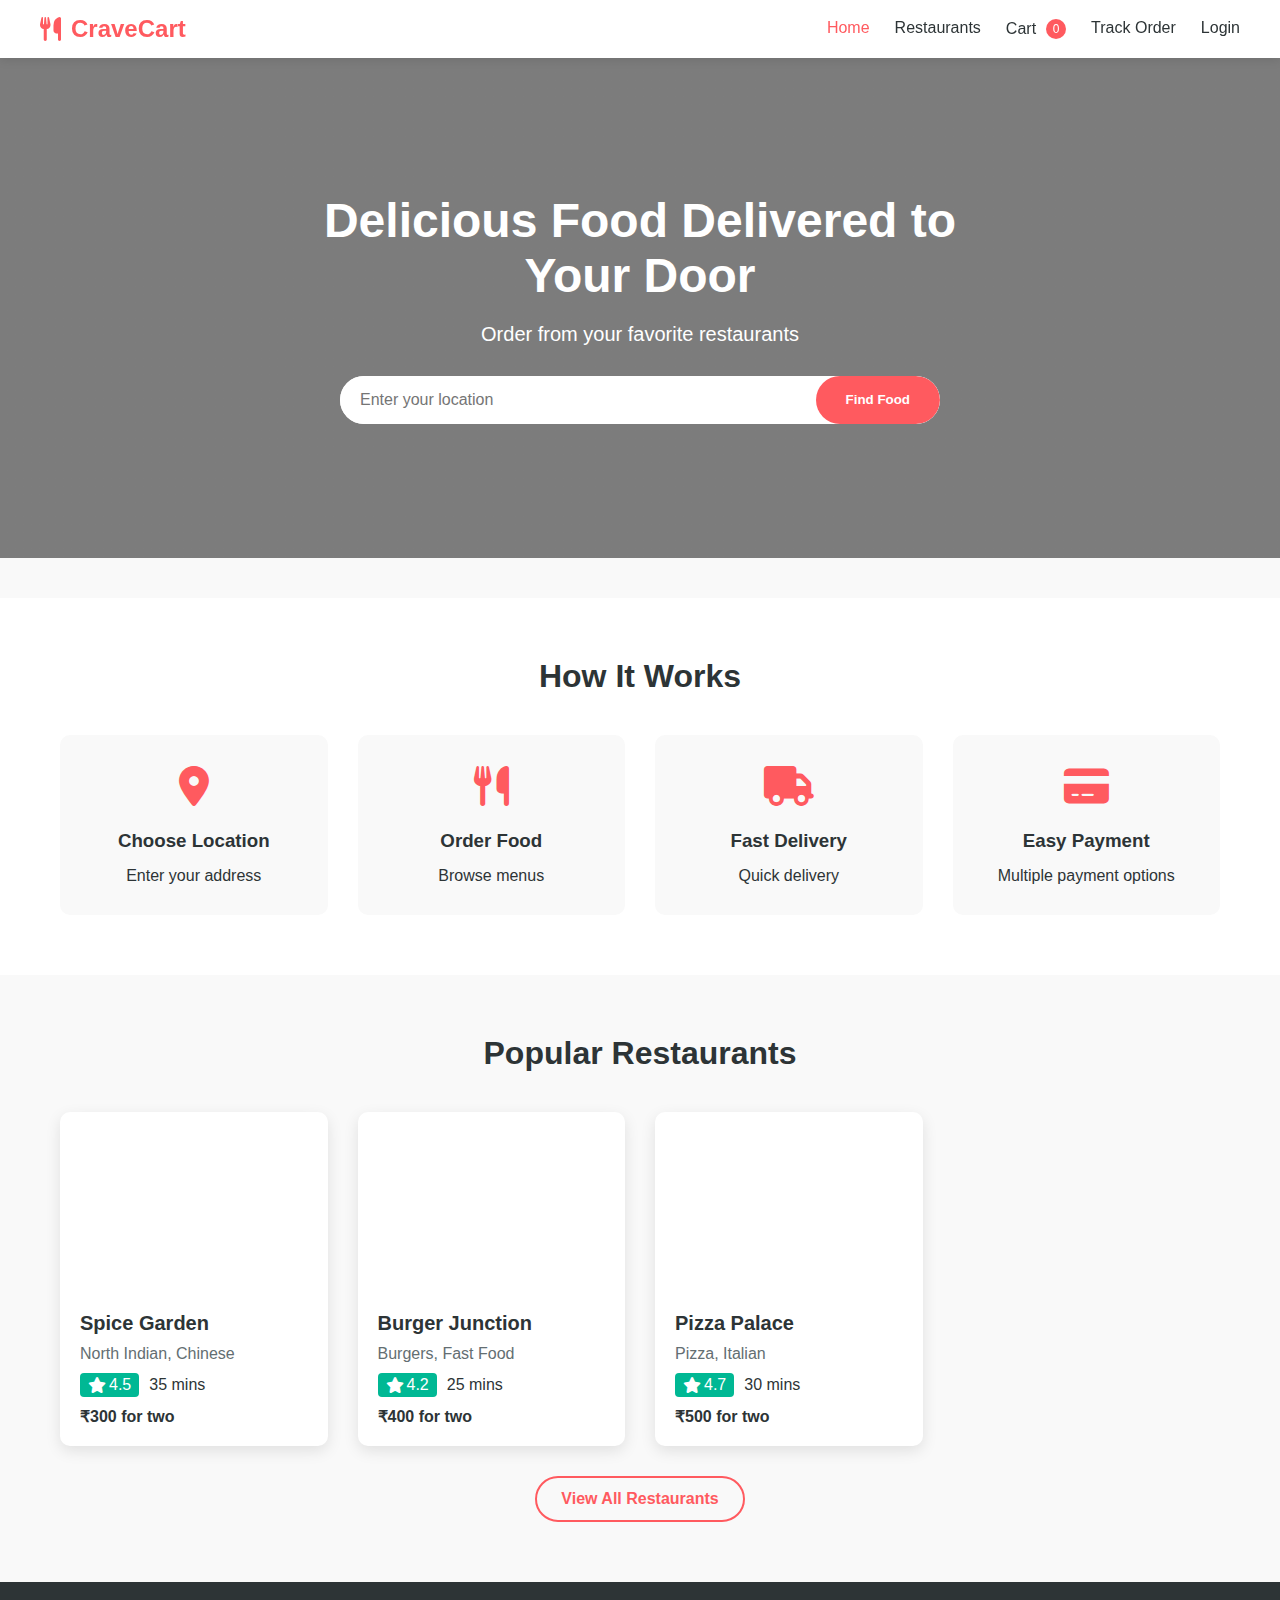
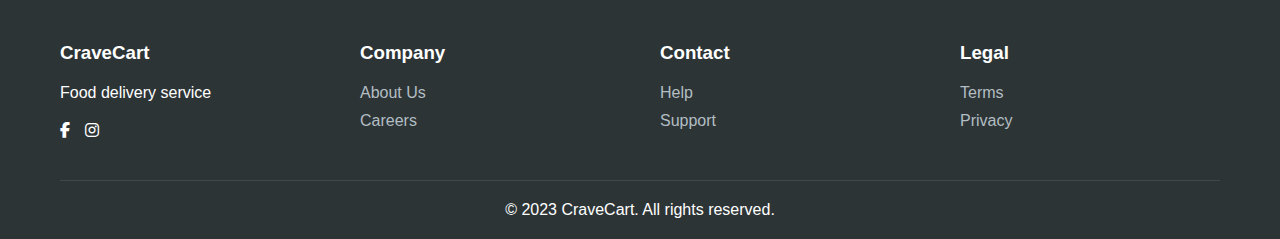
<file: index.html>
<!DOCTYPE html>
<html lang="en">
<head>
    <meta charset="UTF-8">
    <meta name="viewport" content="width=device-width, initial-scale=1.0">
    <title>CraveCart - Food Delivery</title>
    <link rel="stylesheet" href="https://cdnjs.cloudflare.com/ajax/libs/font-awesome/6.4.0/css/all.min.css">
    <link rel="stylesheet" href="style.css">
</head>
<body>
    <header>
        <div class="container header-container">
            <div class="logo">
                <i class="fas fa-utensils"></i>
                <span>CraveCart</span>
            </div>
            <nav>
                <ul>
                    <li><a href="index.html" class="active">Home</a></li>
                    <li><a href="restaurants.html">Restaurants</a></li>
                    <li><a href="cart.html">Cart <span class="cart-count">0</span></a></li>
                    <li><a href="track-order.html">Track Order</a></li>
                    <li><a href="login.html">Login</a></li>
                </ul>
            </nav>
        </div>
    </header>

    <section class="hero" style="background: linear-gradient(rgba(0,0,0,0.5), rgba(0,0,0,0.5)), url('https://images.unsplash.com/photo-1504674900247-0877df9cc836?ixlib=rb-4.0.3&auto=format&fit=crop&w=1470&q=80'); background-size: cover; background-position: center;">
        <div class="container hero-content">
            <h1>Delicious Food Delivered to Your Door</h1>
            <p>Order from your favorite restaurants</p>
            <div class="location-search">
                <input type="text" placeholder="Enter your location">
                <button class="btn btn-primary">Find Food</button>
            </div>
        </div>
    </section>

    <section class="features">
        <div class="container">
            <h2 class="section-title">How It Works</h2>
            <div class="features-grid">
                <div class="feature-card">
                    <div class="feature-icon">
                        <i class="fas fa-map-marker-alt"></i>
                    </div>
                    <h3>Choose Location</h3>
                    <p>Enter your address</p>
                </div>
                <div class="feature-card">
                    <div class="feature-icon">
                        <i class="fas fa-utensils"></i>
                    </div>
                    <h3>Order Food</h3>
                    <p>Browse menus</p>
                </div>
                <div class="feature-card">
                    <div class="feature-icon">
                        <i class="fas fa-truck"></i>
                    </div>
                    <h3>Fast Delivery</h3>
                    <p>Quick delivery</p>
                </div>
                <div class="feature-card">
                    <div class="feature-icon">
                        <i class="fas fa-credit-card"></i>
                    </div>
                    <h3>Easy Payment</h3>
                    <p>Multiple payment options</p>
                </div>
            </div>
        </div>
    </section>

    <section class="restaurants">
        <div class="container">
            <h2 class="section-title">Popular Restaurants</h2>
            <div class="restaurants-grid">
                <div class="restaurant-card">
                    <div class="restaurant-img" style="background-image: url('https://content.jdmagicbox.com/v2/comp/bankura/x5/9999p3242.3242.230912193422.z1x5/catalogue/spice-garden-restaurant-and-dhaba-bankura-dhaba-restaurants-2UIYnDHzTc.jpg')"></div>
                    <div class="restaurant-info">
                        <h3 class="restaurant-name">Spice Garden</h3>
                        <p class="restaurant-cuisine">North Indian, Chinese</p>
                        <div class="restaurant-rating">
                            <div class="rating">
                                <i class="fas fa-star"></i> 4.5
                            </div>
                            <span>35 mins</span>
                        </div>
                        <p class="price">₹300 for two</p>
                    </div>
                </div>
                <div class="restaurant-card">
                    <div class="restaurant-img" style="background-image: url('https://content.jdmagicbox.com/v2/comp/bangalore/d9/080pxx80.xx80.211112214513.u8d9/catalogue/new-burger-junction-mathikere-bangalore-burger-delivery-restaurants-z3rnklf1d8.jpg')"></div>
                    <div class="restaurant-info">
                        <h3 class="restaurant-name">Burger Junction</h3>
                        <p class="restaurant-cuisine">Burgers, Fast Food</p>
                        <div class="restaurant-rating">
                            <div class="rating">
                                <i class="fas fa-star"></i> 4.2
                            </div>
                            <span>25 mins</span>
                        </div>
                        <p class="price">₹400 for two</p>
                    </div>
                </div>
                <div class="restaurant-card">
                    <div class="restaurant-img" style="background-image: url('https://b.zmtcdn.com/data/pictures/1/19214511/4d474a90244ae3f93ed389ba2225a4f9.jpg?fit=around|960:500&crop=960:500;*,*')"></div>
                    <div class="restaurant-info">
                        <h3 class="restaurant-name">Pizza Palace</h3>
                        <p class="restaurant-cuisine">Pizza, Italian</p>
                        <div class="restaurant-rating">
                            <div class="rating">
                                <i class="fas fa-star"></i> 4.7
                            </div>
                            <span>30 mins</span>
                        </div>
                        <p class="price">₹500 for two</p>
                    </div>
                </div>
            </div>
            <div class="text-center">
                <a href="restaurants.html" class="btn btn-outline">View All Restaurants</a>
            </div>
        </div>
    </section>

    <footer>
        <div class="container">
            <div class="footer-grid">
                <div class="footer-column">
                    <h3>CraveCart</h3>
                    <p>Food delivery service</p>
                    <div class="social-icons">
                        <a href="#"><i class="fab fa-facebook-f"></i></a>
                        <a href="#"><i class="fab fa-instagram"></i></a>
                    </div>
                </div>
                <div class="footer-column">
                    <h3>Company</h3>
                    <ul>
                        <li><a href="#">About Us</a></li>
                        <li><a href="#">Careers</a></li>
                    </ul>
                </div>
                <div class="footer-column">
                    <h3>Contact</h3>
                    <ul>
                        <li><a href="#">Help</a></li>
                        <li><a href="#">Support</a></li>
                    </ul>
                </div>
                <div class="footer-column">
                    <h3>Legal</h3>
                    <ul>
                        <li><a href="#">Terms</a></li>
                        <li><a href="#">Privacy</a></li>
                    </ul>
                </div>
            </div>
            <div class="copyright">
                <p>&copy; 2023 CraveCart. All rights reserved.</p>
            </div>
        </div>
    </footer>
</body>
</html>
</file>
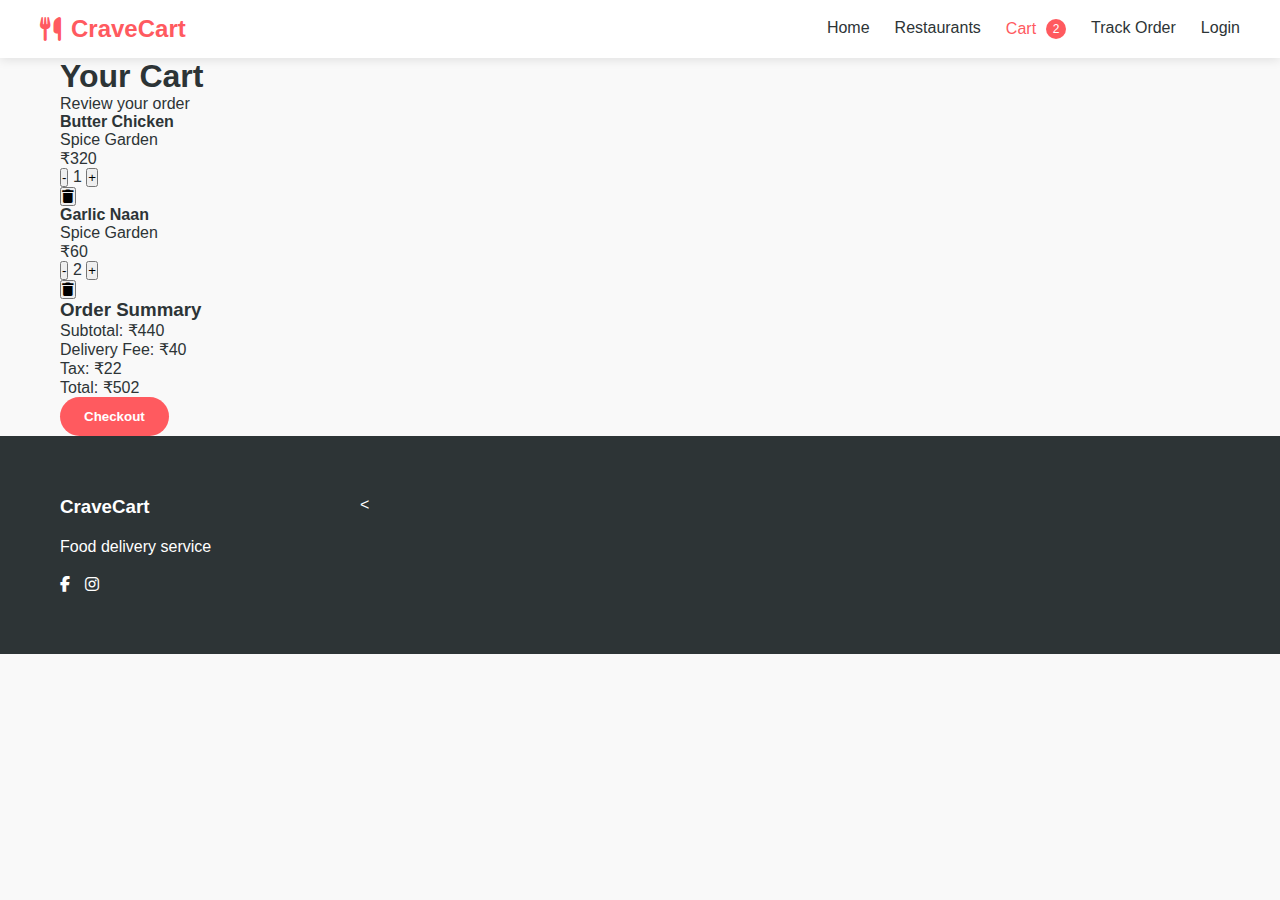
<file: cart.html>
<!DOCTYPE html>
<html lang="en">
<head>
    <meta charset="UTF-8">
    <meta name="viewport" content="width=device-width, initial-scale=1.0">
    <title>Cart - CraveCart</title>
    <link rel="stylesheet" href="https://cdnjs.cloudflare.com/ajax/libs/font-awesome/6.4.0/css/all.min.css">
    <link rel="stylesheet" href="style.css">
</head>
<body>
    <header>
        <div class="container header-container">
            <div class="logo">
                <i class="fas fa-utensils"></i>
                <span>CraveCart</span>
            </div>
            <nav>
                <ul>
                    <li><a href="index.html">Home</a></li>
                    <li><a href="restaurants.html">Restaurants</a></li>
                    <li><a href="cart.html" class="active">Cart <span class="cart-count">2</span></a></li>
                    <li><a href="track-order.html">Track Order</a></li>
                    <li><a href="login.html">Login</a></li>
                </ul>
            </nav>
        </div>
    </header>

    <section class="page-header">
        <div class="container">
            <h1>Your Cart</h1>
            <p>Review your order</p>
        </div>
    </section>

    <section class="cart">
        <div class="container">
            <div class="cart-container">
                <div class="cart-items">
                    <div class="cart-item">
                        <div class="cart-item-img" style="background-image: url('https://images.unsplash.com/photo-1603894584373-5ac82b2ae398?ixlib=rb-4.0.3&auto=format&fit=crop&w=1170&q=80')"></div>
                        <div class="cart-item-details">
                            <h4 class="cart-item-name">Butter Chicken</h4>
                            <p class="cart-item-restaurant">Spice Garden</p>
                            <p class="cart-item-price">₹320</p>
                            <div class="cart-item-quantity">
                                <button class="quantity-btn">-</button>
                                <span>1</span>
                                <button class="quantity-btn">+</button>
                            </div>
                        </div>
                        <button class="cart-item-remove">
                            <i class="fas fa-trash"></i>
                        </button>
                    </div>
                    <div class="cart-item">
                        <div class="cart-item-img" style="background-image: url('https://images.unsplash.com/photo-1565299507177-b0ac66763828?ixlib=rb-4.0.3&auto=format&fit=crop&w=722&q=80')"></div>
                        <div class="cart-item-details">
                            <h4 class="cart-item-name">Garlic Naan</h4>
                            <p class="cart-item-restaurant">Spice Garden</p>
                            <p class="cart-item-price">₹60</p>
                            <div class="cart-item-quantity">
                                <button class="quantity-btn">-</button>
                                <span>2</span>
                                <button class="quantity-btn">+</button>
                            </div>
                        </div>
                        <button class="cart-item-remove">
                            <i class="fas fa-trash"></i>
                        </button>
                    </div>
                </div>
                <div class="cart-summary">
                    <h3>Order Summary</h3>
                    <div class="summary-item">
                        <span>Subtotal:</span>
                        <span>₹440</span>
                    </div>
                    <div class="summary-item">
                        <span>Delivery Fee:</span>
                        <span>₹40</span>
                    </div>
                    <div class="summary-item">
                        <span>Tax:</span>
                        <span>₹22</span>
                    </div>
                    <div class="summary-item total">
                        <span>Total:</span>
                        <span>₹502</span>
                    </div>
                    <button class="btn btn-primary btn-block">Checkout</button>
                </div>
            </div>
        </div>
    </section>

    <footer>
        <div class="container">
            <div class="footer-grid">
                <div class="footer-column">
                    <h3>CraveCart</h3>
                    <p>Food delivery service</p>
                    <div class="social-icons">
                        <a href="#"><i class="fab fa-facebook-f"></i></a>
                        <a href="#"><i class="fab fa-instagram"></i></a>
                    </div>
                </div>
                <
</file>
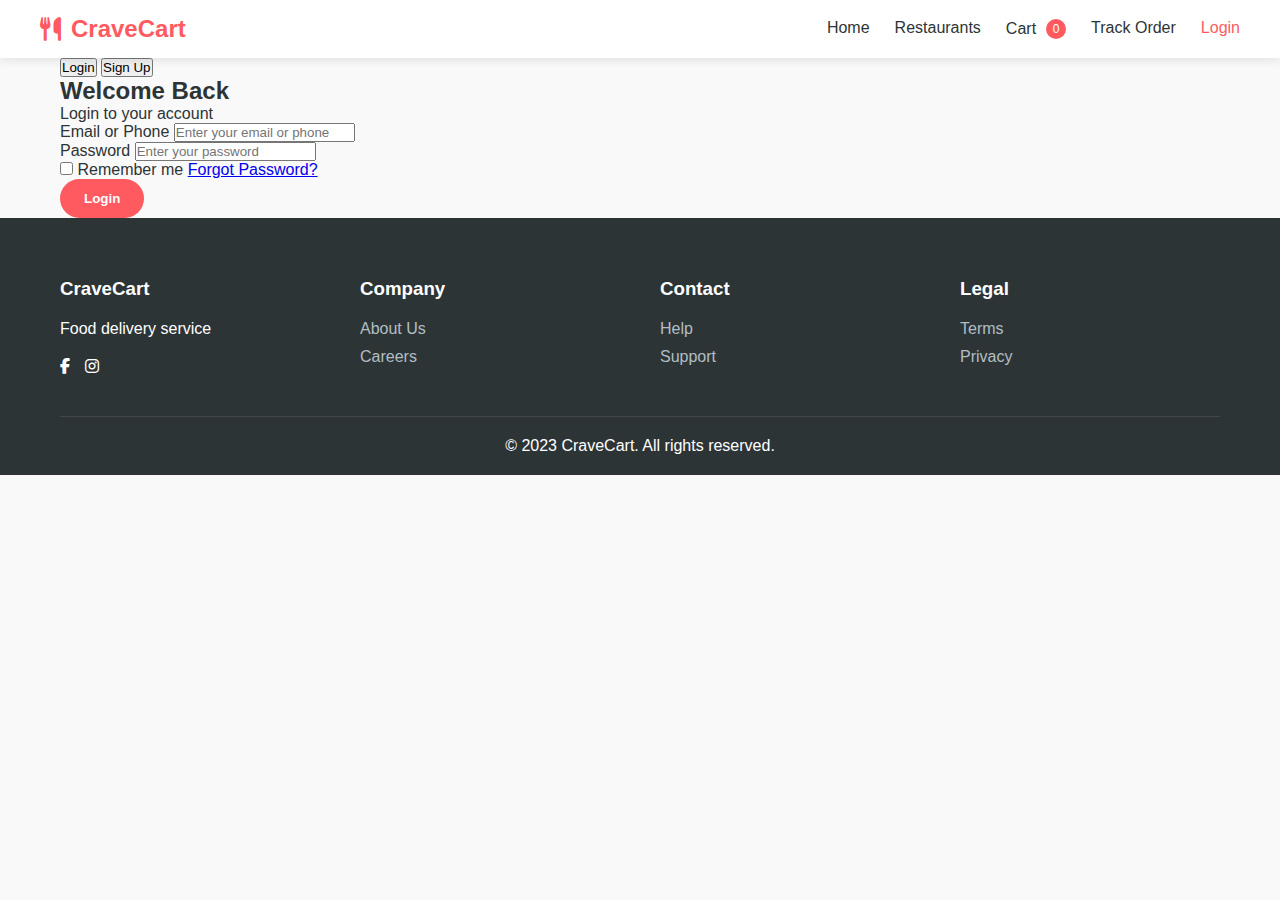
<file: login.html>
<!DOCTYPE html>
<html lang="en">
<head>
    <meta charset="UTF-8">
    <meta name="viewport" content="width=device-width, initial-scale=1.0">
    <title>Login - CraveCart</title>
    <link rel="stylesheet" href="https://cdnjs.cloudflare.com/ajax/libs/font-awesome/6.4.0/css/all.min.css">
    <link rel="stylesheet" href="style.css">
</head>
<body>
    <header>
        <div class="container header-container">
            <div class="logo">
                <i class="fas fa-utensils"></i>
                <span>CraveCart</span>
            </div>
            <nav>
                <ul>
                    <li><a href="index.html">Home</a></li>
                    <li><a href="restaurants.html">Restaurants</a></li>
                    <li><a href="cart.html">Cart <span class="cart-count">0</span></a></li>
                    <li><a href="track-order.html">Track Order</a></li>
                    <li><a href="login.html" class="active">Login</a></li>
                </ul>
            </nav>
        </div>
    </header>

    <section class="auth-section">
        <div class="container">
            <div class="auth-container">
                <div class="auth-tabs">
                    <button class="tab-btn active">Login</button>
                    <button class="tab-btn">Sign Up</button>
                </div>
                
                <div class="auth-form active">
                    <h2>Welcome Back</h2>
                    <p>Login to your account</p>
                    
                    <form>
                        <div class="form-group">
                            <label>Email or Phone</label>
                            <input type="text" placeholder="Enter your email or phone" required>
                        </div>
                        <div class="form-group">
                            <label>Password</label>
                            <input type="password" placeholder="Enter your password" required>
                        </div>
                        <div class="form-options">
                            <label class="checkbox">
                                <input type="checkbox">
                                <span>Remember me</span>
                            </label>
                            <a href="#" class="forgot-password">Forgot Password?</a>
                        </div>
                        <button type="submit" class="btn btn-primary btn-block">Login</button>
                    </form>
                </div>
            </div>
        </div>
    </section>

    <footer>
        <div class="container">
            <div class="footer-grid">
                <div class="footer-column">
                    <h3>CraveCart</h3>
                    <p>Food delivery service</p>
                    <div class="social-icons">
                        <a href="#"><i class="fab fa-facebook-f"></i></a>
                        <a href="#"><i class="fab fa-instagram"></i></a>
                    </div>
                </div>
                <div class="footer-column">
                    <h3>Company</h3>
                    <ul>
                        <li><a href="#">About Us</a></li>
                        <li><a href="#">Careers</a></li>
                    </ul>
                </div>
                <div class="footer-column">
                    <h3>Contact</h3>
                    <ul>
                        <li><a href="#">Help</a></li>
                        <li><a href="#">Support</a></li>
                    </ul>
                </div>
                <div class="footer-column">
                    <h3>Legal</h3>
                    <ul>
                        <li><a href="#">Terms</a></li>
                        <li><a href="#">Privacy</a></li>
                    </ul>
                </div>
            </div>
            <div class="copyright">
                <p>&copy; 2023 CraveCart. All rights reserved.</p>
            </div>
        </div>
    </footer>
</body>
</html>
</file>
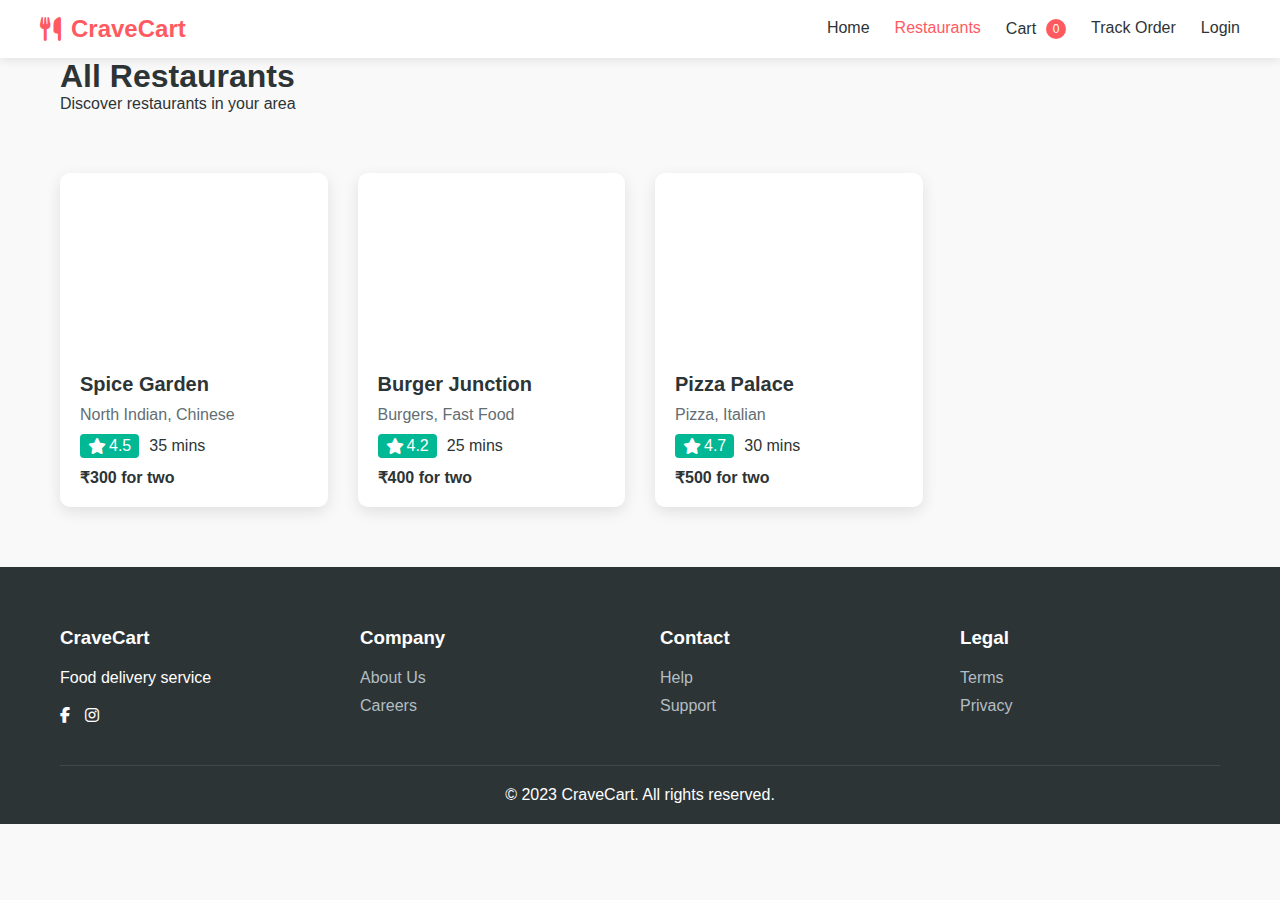
<file: restaurants.html>
<!DOCTYPE html>
<html lang="en">
<head>
    <meta charset="UTF-8">
    <meta name="viewport" content="width=device-width, initial-scale=1.0">
    <title>Restaurants - CraveCart</title>
    <link rel="stylesheet" href="https://cdnjs.cloudflare.com/ajax/libs/font-awesome/6.4.0/css/all.min.css">
    <link rel="stylesheet" href="style.css">
</head>
<body>
    <header>
        <div class="container header-container">
            <div class="logo">
                <i class="fas fa-utensils"></i>
                <span>CraveCart</span>
            </div>
            <nav>
                <ul>
                    <li><a href="index.html">Home</a></li>
                    <li><a href="restaurants.html" class="active">Restaurants</a></li>
                    <li><a href="cart.html">Cart <span class="cart-count">0</span></a></li>
                    <li><a href="track-order.html">Track Order</a></li>
                    <li><a href="login.html">Login</a></li>
                </ul>
            </nav>
        </div>
    </header>

    <section class="page-header">
        <div class="container">
            <h1>All Restaurants</h1>
            <p>Discover restaurants in your area</p>
        </div>
    </section>

    <section class="restaurants">
        <div class="container">
            <div class="restaurants-grid">
                <div class="restaurant-card">
                    <div class="restaurant-img" style="background-image: url('https://images.unsplash.com/photo-1565299624946-b28f40a0ae38?ixlib=rb-4.0.3&auto=format&fit=crop&w=781&q=80')"></div>
                    <div class="restaurant-info">
                        <h3 class="restaurant-name">Spice Garden</h3>
                        <p class="restaurant-cuisine">North Indian, Chinese</p>
                        <div class="restaurant-rating">
                            <div class="rating">
                                <i class="fas fa-star"></i> 4.5
                            </div>
                            <span>35 mins</span>
                        </div>
                        <p class="price">₹300 for two</p>
                    </div>
                </div>
                <div class="restaurant-card">
                    <div class="restaurant-img" style="background-image: url('https://images.unsplash.com/photo-1565958011703-44f9829ba187?ixlib=rb-4.0.3&auto=format&fit=crop&w=765&q=80')"></div>
                    <div class="restaurant-info">
                        <h3 class="restaurant-name">Burger Junction</h3>
                        <p class="restaurant-cuisine">Burgers, Fast Food</p>
                        <div class="restaurant-rating">
                            <div class="rating">
                                <i class="fas fa-star"></i> 4.2
                            </div>
                            <span>25 mins</span>
                        </div>
                        <p class="price">₹400 for two</p>
                    </div>
                </div>
                <div class="restaurant-card">
                    <div class="restaurant-img" style="background-image: url('https://images.unsplash.com/photo-1563379091339-03246963d96f?ixlib=rb-4.0.3&auto=format&fit=crop&w=687&q=80')"></div>
                    <div class="restaurant-info">
                        <h3 class="restaurant-name">Pizza Palace</h3>
                        <p class="restaurant-cuisine">Pizza, Italian</p>
                        <div class="restaurant-rating">
                            <div class="rating">
                                <i class="fas fa-star"></i> 4.7
                            </div>
                            <span>30 mins</span>
                        </div>
                        <p class="price">₹500 for two</p>
                    </div>
                </div>
            </div>
        </div>
    </section>

    <footer>
        <div class="container">
            <div class="footer-grid">
                <div class="footer-column">
                    <h3>CraveCart</h3>
                    <p>Food delivery service</p>
                    <div class="social-icons">
                        <a href="#"><i class="fab fa-facebook-f"></i></a>
                        <a href="#"><i class="fab fa-instagram"></i></a>
                    </div>
                </div>
                <div class="footer-column">
                    <h3>Company</h3>
                    <ul>
                        <li><a href="#">About Us</a></li>
                        <li><a href="#">Careers</a></li>
                    </ul>
                </div>
                <div class="footer-column">
                    <h3>Contact</h3>
                    <ul>
                        <li><a href="#">Help</a></li>
                        <li><a href="#">Support</a></li>
                    </ul>
                </div>
                <div class="footer-column">
                    <h3>Legal</h3>
                    <ul>
                        <li><a href="#">Terms</a></li>
                        <li><a href="#">Privacy</a></li>
                    </ul>
                </div>
            </div>
            <div class="copyright">
                <p>&copy; 2023 CraveCart. All rights reserved.</p>
            </div>
        </div>
    </footer>
</body>
</html>
</file>
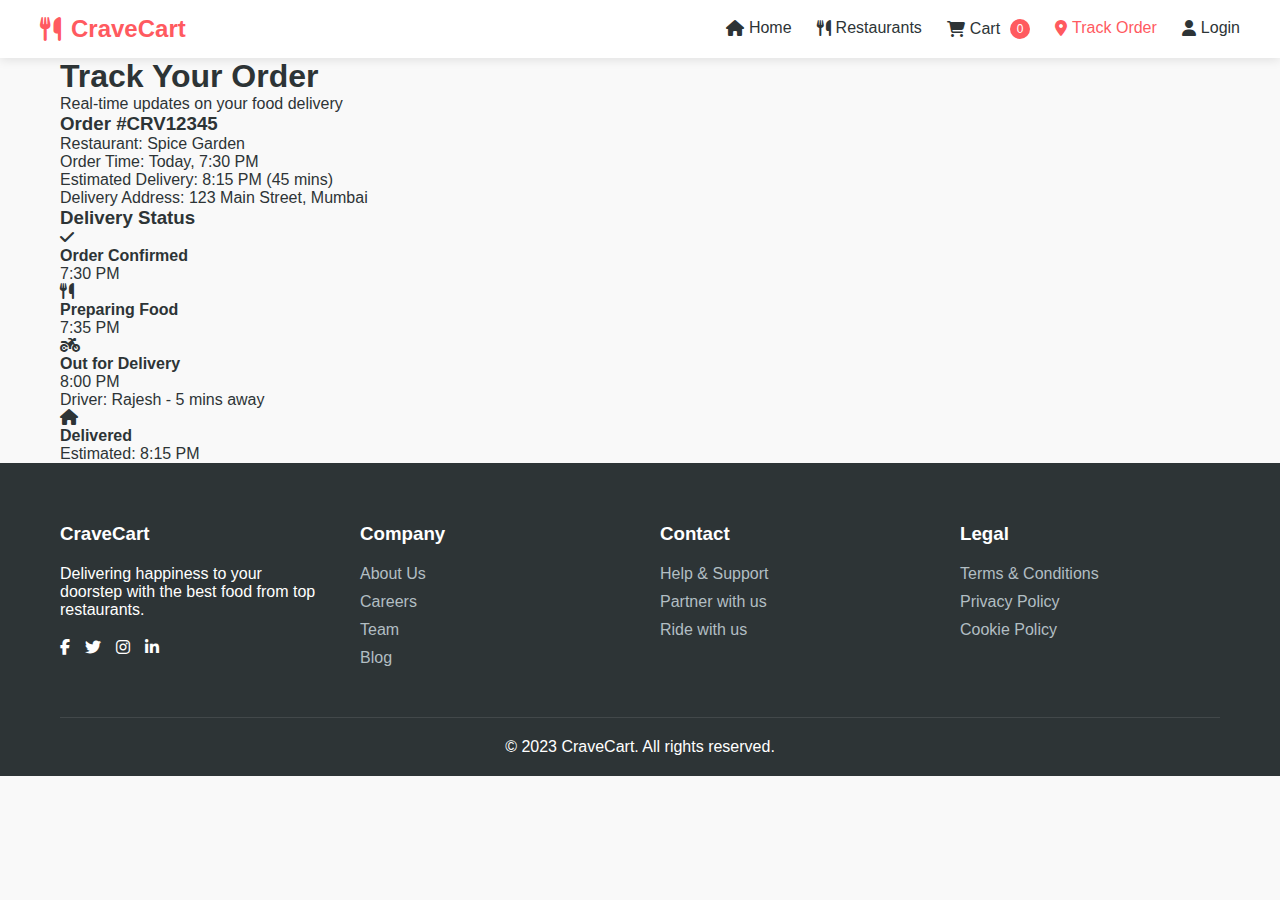
<file: track-order.html>
<!DOCTYPE html>
<html lang="en">
<head>
    <meta charset="UTF-8">
    <meta name="viewport" content="width=device-width, initial-scale=1.0">
    <title>Track Order - CraveCart</title>
    <link rel="stylesheet" href="https://cdnjs.cloudflare.com/ajax/libs/font-awesome/6.4.0/css/all.min.css">
    <link rel="stylesheet" href="style.css">
</head>
<body>
    <header>
        <div class="container header-container">
            <div class="logo">
                <i class="fas fa-utensils"></i>
                <span>CraveCart</span>
            </div>
            <nav>
                <ul>
                    <li><a href="index.html"><i class="fas fa-home"></i> Home</a></li>
                    <li><a href="restaurants.html"><i class="fas fa-utensils"></i> Restaurants</a></li>
                    <li><a href="cart.html"><i class="fas fa-shopping-cart"></i> Cart <span class="cart-count">0</span></a></li>
                    <li><a href="track-order.html" class="active"><i class="fas fa-map-marker-alt"></i> Track Order</a></li>
                    <li><a href="login.html"><i class="fas fa-user"></i> Login</a></li>
                </ul>
            </nav>
        </div>
    </header>

    <section class="page-header">
        <div class="container">
            <h1>Track Your Order</h1>
            <p>Real-time updates on your food delivery</p>
        </div>
    </section>

    <section class="track-order">
        <div class="container">
            <div class="tracking-container">
                <div class="order-info">
                    <div class="order-card">
                        <h3>Order #CRV12345</h3>
                        <div class="order-details">
                            <div class="detail-item">
                                <span>Restaurant:</span>
                                <span>Spice Garden</span>
                            </div>
                            <div class="detail-item">
                                <span>Order Time:</span>
                                <span>Today, 7:30 PM</span>
                            </div>
                            <div class="detail-item">
                                <span>Estimated Delivery:</span>
                                <span>8:15 PM (45 mins)</span>
                            </div>
                            <div class="detail-item">
                                <span>Delivery Address:</span>
                                <span>123 Main Street, Mumbai</span>
                            </div>
                        </div>
                    </div>
                </div>
                <div class="tracking-progress">
                    <h3>Delivery Status</h3>
                    <div class="progress-steps">
                        <div class="step completed">
                            <div class="step-icon">
                                <i class="fas fa-check"></i>
                            </div>
                            <div class="step-content">
                                <h4>Order Confirmed</h4>
                                <p>7:30 PM</p>
                            </div>
                        </div>
                        <div class="step completed">
                            <div class="step-icon">
                                <i class="fas fa-utensils"></i>
                            </div>
                            <div class="step-content">
                                <h4>Preparing Food</h4>
                                <p>7:35 PM</p>
                            </div>
                        </div>
                        <div class="step active">
                            <div class="step-icon">
                                <i class="fas fa-motorcycle"></i>
                            </div>
                            <div class="step-content">
                                <h4>Out for Delivery</h4>
                                <p>8:00 PM</p>
                                <p class="driver-info">Driver: Rajesh - 5 mins away</p>
                            </div>
                        </div>
                        <div class="step">
                            <div class="step-icon">
                                <i class="fas fa-home"></i>
                            </div>
                            <div class="step-content">
                                <h4>Delivered</h4>
                                <p>Estimated: 8:15 PM</p>
                            </div>
                        </div>
                    </div>
                </div>
            </div>
        </div>
    </section>

    <footer>
        <div class="container">
            <div class="footer-grid">
                <div class="footer-column">
                    <h3>CraveCart</h3>
                    <p>Delivering happiness to your doorstep with the best food from top restaurants.</p>
                    <div class="social-icons">
                        <a href="#"><i class="fab fa-facebook-f"></i></a>
                        <a href="#"><i class="fab fa-twitter"></i></a>
                        <a href="#"><i class="fab fa-instagram"></i></a>
                        <a href="#"><i class="fab fa-linkedin-in"></i></a>
                    </div>
                </div>
                <div class="footer-column">
                    <h3>Company</h3>
                    <ul>
                        <li><a href="#">About Us</a></li>
                        <li><a href="#">Careers</a></li>
                        <li><a href="#">Team</a></li>
                        <li><a href="#">Blog</a></li>
                    </ul>
                </div>
                <div class="footer-column">
                    <h3>Contact</h3>
                    <ul>
                        <li><a href="#">Help & Support</a></li>
                        <li><a href="#">Partner with us</a></li>
                        <li><a href="#">Ride with us</a></li>
                    </ul>
                </div>
                <div class="footer-column">
                    <h3>Legal</h3>
                    <ul>
                        <li><a href="#">Terms & Conditions</a></li>
                        <li><a href="#">Privacy Policy</a></li>
                        <li><a href="#">Cookie Policy</a></li>
                    </ul>
                </div>
            </div>
            <div class="copyright">
                <p>&copy; 2023 CraveCart. All rights reserved.</p>
            </div>
        </div>
    </footer>
</body>
</html>
</file>
<file: style.css>
* {
    margin: 0;
    padding: 0;
    box-sizing: border-box;
    font-family: 'Segoe UI', Tahoma, Geneva, Verdana, sans-serif;
}

:root {
    --primary: #ff5a5f;
    --secondary: #00b894;
    --dark: #2d3436;
    --light: #f9f9f9;
    --gray: #636e72;
}

body {
    background: var(--light);
    color: var(--dark);
}

.container {
    max-width: 1200px;
    margin: 0 auto;
    padding: 0 20px;
}

/* Header */
header {
    background: white;
    box-shadow: 0 2px 10px rgba(0,0,0,0.1);
    position: sticky;
    top: 0;
    z-index: 100;
}

.header-container {
    display: flex;
    justify-content: space-between;
    align-items: center;
    padding: 15px 0;
}

.logo {
    font-size: 24px;
    font-weight: bold;
    color: var(--primary);
    display: flex;
    align-items: center;
    gap: 10px;
}

nav ul {
    display: flex;
    list-style: none;
    gap: 25px;
}

nav a {
    text-decoration: none;
    color: var(--dark);
    font-weight: 500;
    display: flex;
    align-items: center;
    gap: 5px;
}

nav a.active {
    color: var(--primary);
}

.cart-count {
    background: var(--primary);
    color: white;
    border-radius: 50%;
    width: 20px;
    height: 20px;
    display: flex;
    align-items: center;
    justify-content: center;
    font-size: 12px;
    margin-left: 5px;
}

/* Hero Section */
.hero {
    height: 500px;
    background: linear-gradient(rgba(0,0,0,0.5), rgba(0,0,0,0.5)), 
                url('https://images.unsplash.com/photo-1504674900247-0877df9cc836?ixlib=rb-4.0.3&auto=format&fit=crop&w=1470&q=80');
    background-size: cover;
    background-position: center;
    display: flex;
    align-items: center;
    color: white;
    text-align: center;
    margin-bottom: 40px;
}

.hero-content {
    max-width: 700px;
    margin: 0 auto;
}

.hero h1 {
    font-size: 48px;
    margin-bottom: 20px;
}

.hero p {
    font-size: 20px;
    margin-bottom: 30px;
}

.location-search {
    display: flex;
    max-width: 600px;
    margin: 0 auto;
    background: white;
    border-radius: 50px;
    overflow: hidden;
}

.location-search input {
    flex: 1;
    padding: 15px 20px;
    border: none;
    outline: none;
    font-size: 16px;
}

.location-search button {
    background: var(--primary);
    color: white;
    border: none;
    padding: 0 30px;
    cursor: pointer;
    font-weight: 600;
}

/* Features */
.features {
    padding: 60px 0;
    background: white;
}

.section-title {
    text-align: center;
    margin-bottom: 40px;
    font-size: 32px;
}

.features-grid {
    display: grid;
    grid-template-columns: repeat(4, 1fr);
    gap: 30px;
}

.feature-card {
    background: var(--light);
    padding: 30px;
    border-radius: 10px;
    text-align: center;
}

.feature-icon {
    font-size: 40px;
    color: var(--primary);
    margin-bottom: 20px;
}

.feature-card h3 {
    margin-bottom: 15px;
}

/* Restaurants */
.restaurants {
    padding: 60px 0;
}

.restaurants-grid {
    display: grid;
    grid-template-columns: repeat(4, 1fr);
    gap: 30px;
}

.restaurant-card {
    background: white;
    border-radius: 10px;
    overflow: hidden;
    box-shadow: 0 5px 15px rgba(0,0,0,0.1);
}

.restaurant-img {
    height: 180px;
    background-size: cover;
    background-position: center;
}

.restaurant-info {
    padding: 20px;
}

.restaurant-name {
    font-size: 20px;
    margin-bottom: 10px;
}

.restaurant-cuisine {
    color: var(--gray);
    margin-bottom: 10px;
}

.restaurant-rating {
    display: flex;
    align-items: center;
    gap: 10px;
    margin-bottom: 10px;
}

.rating {
    background: var(--secondary);
    color: white;
    padding: 3px 8px;
    border-radius: 4px;
    display: flex;
    align-items: center;
    gap: 3px;
}

.price {
    font-weight: 600;
}

.text-center {
    text-align: center;
    margin-top: 30px;
}

.btn {
    padding: 12px 24px;
    border-radius: 30px;
    font-weight: 600;
    cursor: pointer;
    text-decoration: none;
    display: inline-block;
}

.btn-outline {
    background: transparent;
    border: 2px solid var(--primary);
    color: var(--primary);
}

.btn-primary {
    background: var(--primary);
    color: white;
    border: none;
}

/* Footer */
footer {
    background: var(--dark);
    color: white;
    padding: 60px 0 20px;
}

.footer-grid {
    display: grid;
    grid-template-columns: repeat(4, 1fr);
    gap: 40px;
    margin-bottom: 40px;
}

.footer-column h3 {
    margin-bottom: 20px;
}

.footer-column ul {
    list-style: none;
}

.footer-column li {
    margin-bottom: 10px;
}

.footer-column a {
    color: #b2bec3;
    text-decoration: none;
}

.social-icons {
    display: flex;
    gap: 15px;
    margin-top: 20px;
}

.social-icons a {
    color: white;
    text-decoration: none;
}

.copyright {
    text-align: center;
    padding-top: 20px;
    border-top: 1px solid rgba(255,255,255,0.1);
}

.rupee {
    font-family: Arial;
}
</file>
